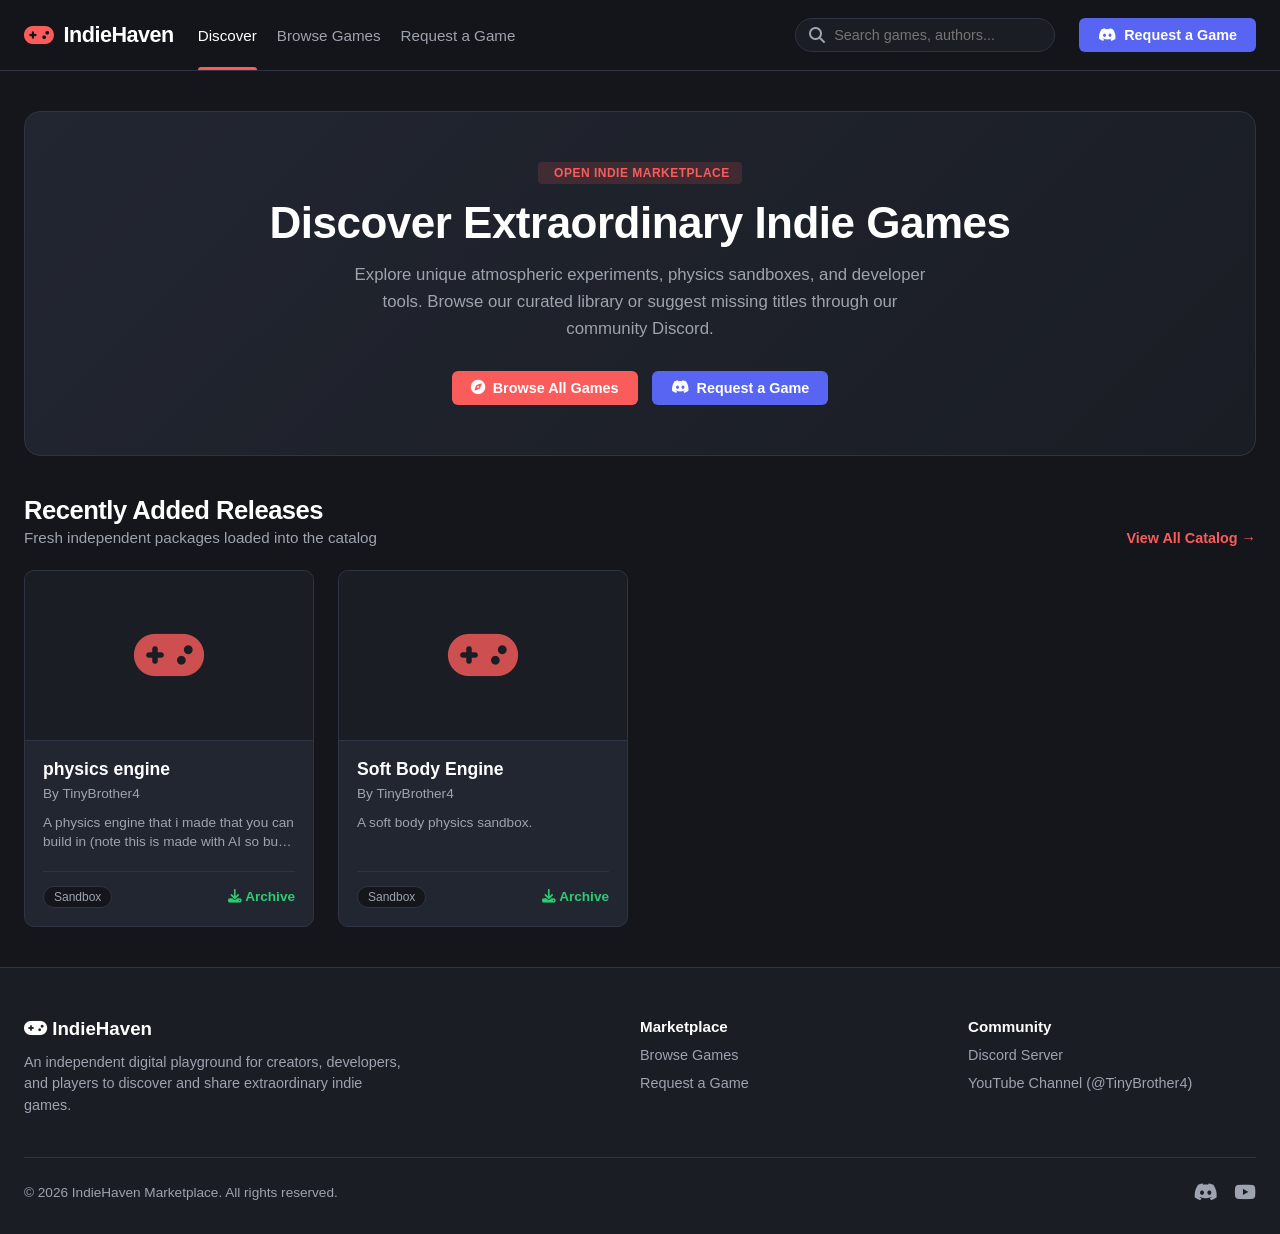
<file: index.html>
<!DOCTYPE html>
<html lang="en" data-theme="dark">
<head>
    <meta charset="UTF-8">
    <meta name="viewport" content="width=device-width, initial-scale=1.0">
    <title>IndieHaven — Independent Game Marketplace</title>
    <link rel="stylesheet" href="css/style.css">
    <link rel="stylesheet" href="css/components.css">
    <link rel="stylesheet" href="css/responsive.css">
    <link rel="stylesheet" href="https://cdnjs.cloudflare.com/ajax/libs/font-awesome/6.4.0/css/all.min.css">
</head>
<body>
    <nav id="navbar">
        <div class="nav-container">
            <div class="nav-left">
                <a href="index.html" class="nav-logo">
                    <i class="fa-solid fa-gamepad logo-icon"></i>
                    <span>IndieHaven</span>
                </a>
                <div class="nav-links">
                    <a href="index.html" class="nav-link active">Discover</a>
                    <a href="pages/browse.html" class="nav-link">Browse Games</a>
                    <a href="https://discord.gg/kdVEerSBRR" target="_blank" rel="noopener noreferrer" class="nav-link">Request a Game</a>
                </div>
            </div>
            <div class="nav-right">
                <div class="nav-search-wrapper">
                    <i class="fa-solid fa-search search-icon"></i>
                    <input type="text" id="globalSearchInput" placeholder="Search games, authors..." autocomplete="off">
                </div>
                <a href="https://discord.gg/kdVEerSBRR" target="_blank" rel="noopener noreferrer" class="btn discord-btn">
                    <i class="fa-brands fa-discord"></i> Request a Game
                </a>
            </div>
        </div>
    </nav>

    <main>
        <section class="marketplace-hero">
            <span class="hero-tag"><i class="fa-solid fa-sparkles"></i> Open Indie Marketplace</span>
            <h1>Discover Extraordinary Indie Games</h1>
            <p>Explore unique atmospheric experiments, physics sandboxes, and developer tools. Browse our curated library or suggest missing titles through our community Discord.</p>
            <div style="display: flex; justify-content: center; gap: 14px;">
                <a href="pages/browse.html" class="btn primary-btn"><i class="fa-solid fa-compass"></i> Browse All Games</a>
                <a href="https://discord.gg/kdVEerSBRR" target="_blank" rel="noopener noreferrer" class="btn discord-btn">
                    <i class="fa-brands fa-discord"></i> Request a Game
                </a>
            </div>
        </section>

        <section class="home-section">
            <div class="section-header">
                <div>
                    <h2>Recently Added Releases</h2>
                    <p>Fresh independent packages loaded into the catalog</p>
                </div>
                <a href="pages/browse.html" class="view-all-link">View All Catalog &rarr;</a>
            </div>
            <div id="homeRecentGrid" class="game-grid"></div>
        </section>
    </main>

    <footer id="siteFooter">
        <div class="footer-content">
            <div class="footer-brand">
                <h3><i class="fa-solid fa-gamepad"></i> IndieHaven</h3>
                <p>An independent digital playground for creators, developers, and players to discover and share extraordinary indie games.</p>
            </div>
            <div class="footer-links-group">
                <h4>Marketplace</h4>
                <a href="pages/browse.html">Browse Games</a>
                <a href="https://discord.gg/kdVEerSBRR" target="_blank" rel="noopener noreferrer">Request a Game</a>
            </div>
            <div class="footer-links-group">
                <h4>Community</h4>
                <a href="https://discord.gg/kdVEerSBRR" target="_blank" rel="noopener noreferrer">Discord Server</a>
                <a href="https://www.youtube.com/@TinyBrother4" target="_blank" rel="noopener noreferrer">YouTube Channel (@TinyBrother4)</a>
            </div>
        </div>
        <div class="footer-bottom">
            <p>&copy; 2026 IndieHaven Marketplace. All rights reserved.</p>
            <div class="footer-socials">
                <a href="https://discord.gg/kdVEerSBRR" target="_blank" rel="noopener noreferrer" title="Discord"><i class="fa-brands fa-discord"></i></a>
                <a href="https://www.youtube.com/@TinyBrother4" target="_blank" rel="noopener noreferrer" title="YouTube"><i class="fa-brands fa-youtube"></i></a>
            </div>
        </div>
    </footer>

    <script src="js/storage.js"></script>
    <script src="js/games.js"></script>
    <script src="js/search.js"></script>
    <script src="js/navigation.js"></script>
    <script src="js/main.js"></script>
</body>
</html>
</file>
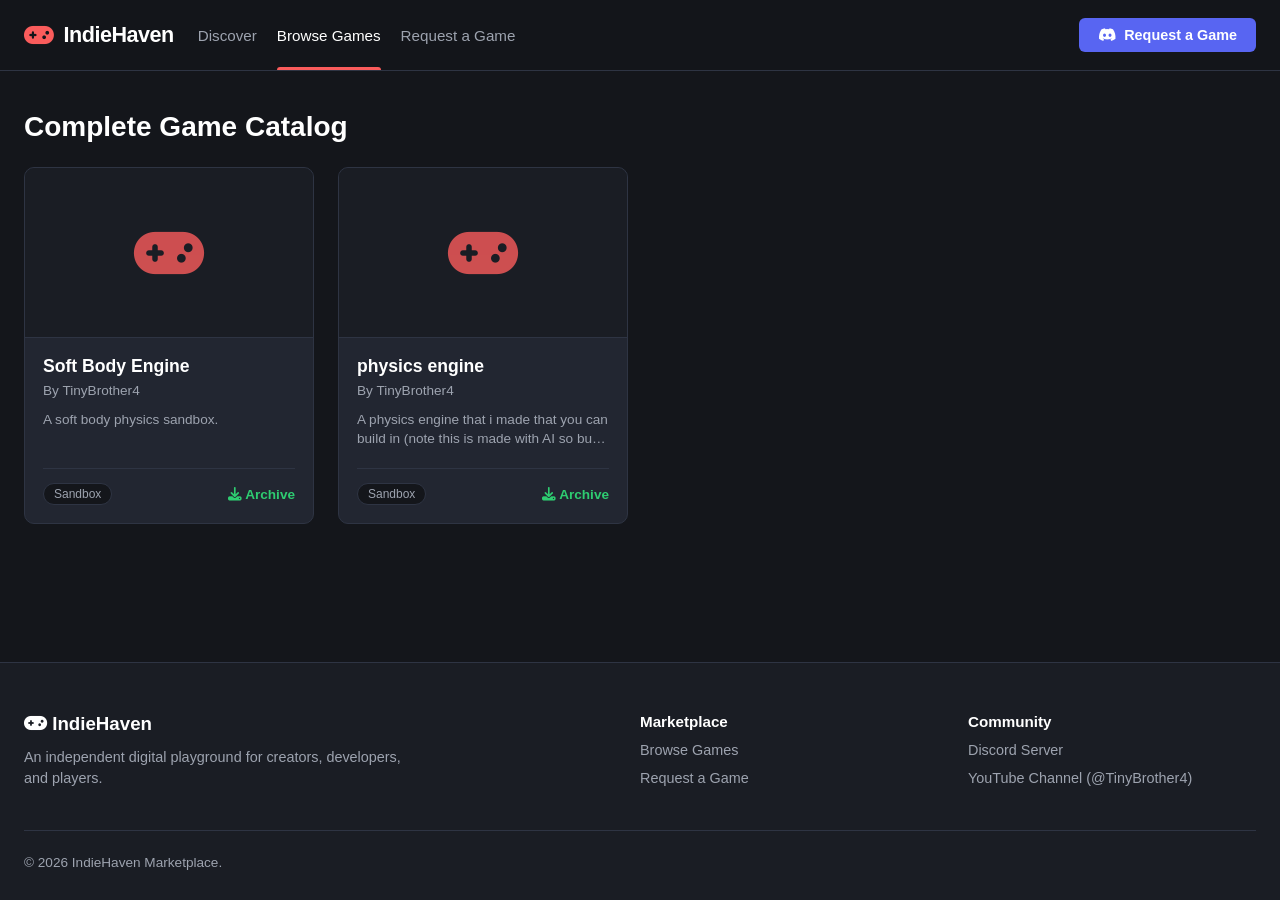
<file: pages/browse.html>
<!DOCTYPE html>
<html lang="en" data-theme="dark">
<head>
    <meta charset="UTF-8">
    <meta name="viewport" content="width=device-width, initial-scale=1.0">
    <title>Browse Games — IndieHaven</title>
    <link rel="stylesheet" href="../css/style.css">
    <link rel="stylesheet" href="../css/components.css">
    <link rel="stylesheet" href="https://cdnjs.cloudflare.com/ajax/libs/font-awesome/6.4.0/css/all.min.css">
</head>
<body>
    <nav id="navbar">
        <div class="nav-container">
            <div class="nav-left">
                <a href="../index.html" class="nav-logo">
                    <i class="fa-solid fa-gamepad logo-icon"></i>
                    <span>IndieHaven</span>
                </a>
                <div class="nav-links">
                    <a href="../index.html" class="nav-link">Discover</a>
                    <a href="browse.html" class="nav-link active">Browse Games</a>
                    <a href="https://discord.gg/kdVEerSBRR" target="_blank" rel="noopener noreferrer" class="nav-link">Request a Game</a>
                </div>
            </div>
            <div class="nav-right">
                <a href="https://discord.gg/kdVEerSBRR" target="_blank" rel="noopener noreferrer" class="btn discord-btn">
                    <i class="fa-brands fa-discord"></i> Request a Game
                </a>
            </div>
        </div>
    </nav>
    <main>
        <h2 style="font-size: 1.75rem; font-weight: 700; color: #fff; margin-bottom: 24px;">Complete Game Catalog</h2>
        <div id="browseGrid" class="game-grid"></div>
    </main>

    <footer id="siteFooter" style="margin-top: 60px;">
        <div class="footer-content">
            <div class="footer-brand">
                <h3><i class="fa-solid fa-gamepad"></i> IndieHaven</h3>
                <p>An independent digital playground for creators, developers, and players.</p>
            </div>
            <div class="footer-links-group">
                <h4>Marketplace</h4>
                <a href="browse.html">Browse Games</a>
                <a href="https://discord.gg/kdVEerSBRR" target="_blank" rel="noopener noreferrer">Request a Game</a>
            </div>
            <div class="footer-links-group">
                <h4>Community</h4>
                <a href="https://discord.gg/kdVEerSBRR" target="_blank" rel="noopener noreferrer">Discord Server</a>
                <a href="https://www.youtube.com/@TinyBrother4" target="_blank" rel="noopener noreferrer">YouTube Channel (@TinyBrother4)</a>
            </div>
        </div>
        <div class="footer-bottom">
            <p>&copy; 2026 IndieHaven Marketplace.</p>
        </div>
    </footer>

    <script src="../js/storage.js"></script>
    <script src="../js/games.js"></script>
    <script src="../js/search.js"></script>
    <script>
        document.addEventListener('DOMContentLoaded', async () => {
            const games = await GamesModule.fetchCatalog();
            const grid = document.getElementById('browseGrid');
            if (games.length > 0) {
                grid.innerHTML = games.map(g => GamesModule.createCardHTML(g)).join('');
            } else {
                grid.innerHTML = `
                    <div class="empty-state-card">
                        <i class="fa-solid fa-box-open"></i>
                        <h3>Catalog Sector Empty</h3>
                        <p>No games are registered in <code>games.json</code> yet.</p>
                        <a href="https://discord.gg/kdVEerSBRR" target="_blank" rel="noopener noreferrer" class="btn discord-btn" style="margin-top: 10px;">
                            <i class="fa-brands fa-discord"></i> Request a Game on Discord
                        </a>
                    </div>
                `;
            }
        });
    </script>
</body>
</html>
</file>
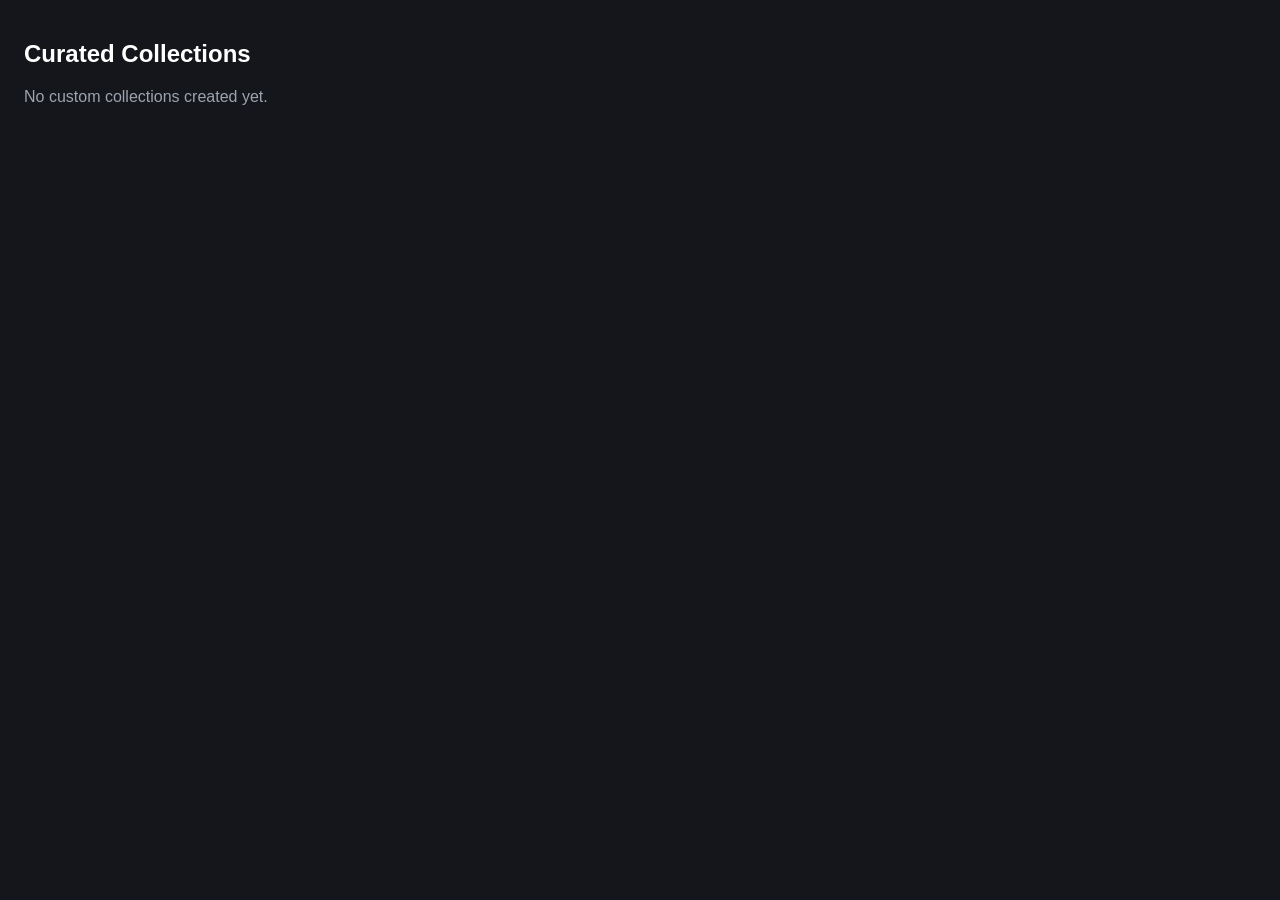
<file: pages/collections.html>
<!DOCTYPE html>
<html lang="en" data-theme="dark">
<head>
    <meta charset="UTF-8">
    <meta name="viewport" content="width=device-width, initial-scale=1.0">
    <title>Collections — IndieHaven</title>
    <link rel="stylesheet" href="../css/style.css">
    <link rel="stylesheet" href="../css/components.css">
</head>
<body>
    <main style="padding-top: 40px;">
        <h2>Curated Collections</h2>
        <div id="collectionsContainer" style="margin-top: 20px;"></div>
    </main>
    <script src="../js/storage.js"></script>
    <script src="../js/collections.js"></script>
    <script>
        document.addEventListener('DOMContentLoaded', () => CollectionsModule.render());
    </script>
</body>
</html>
</file>
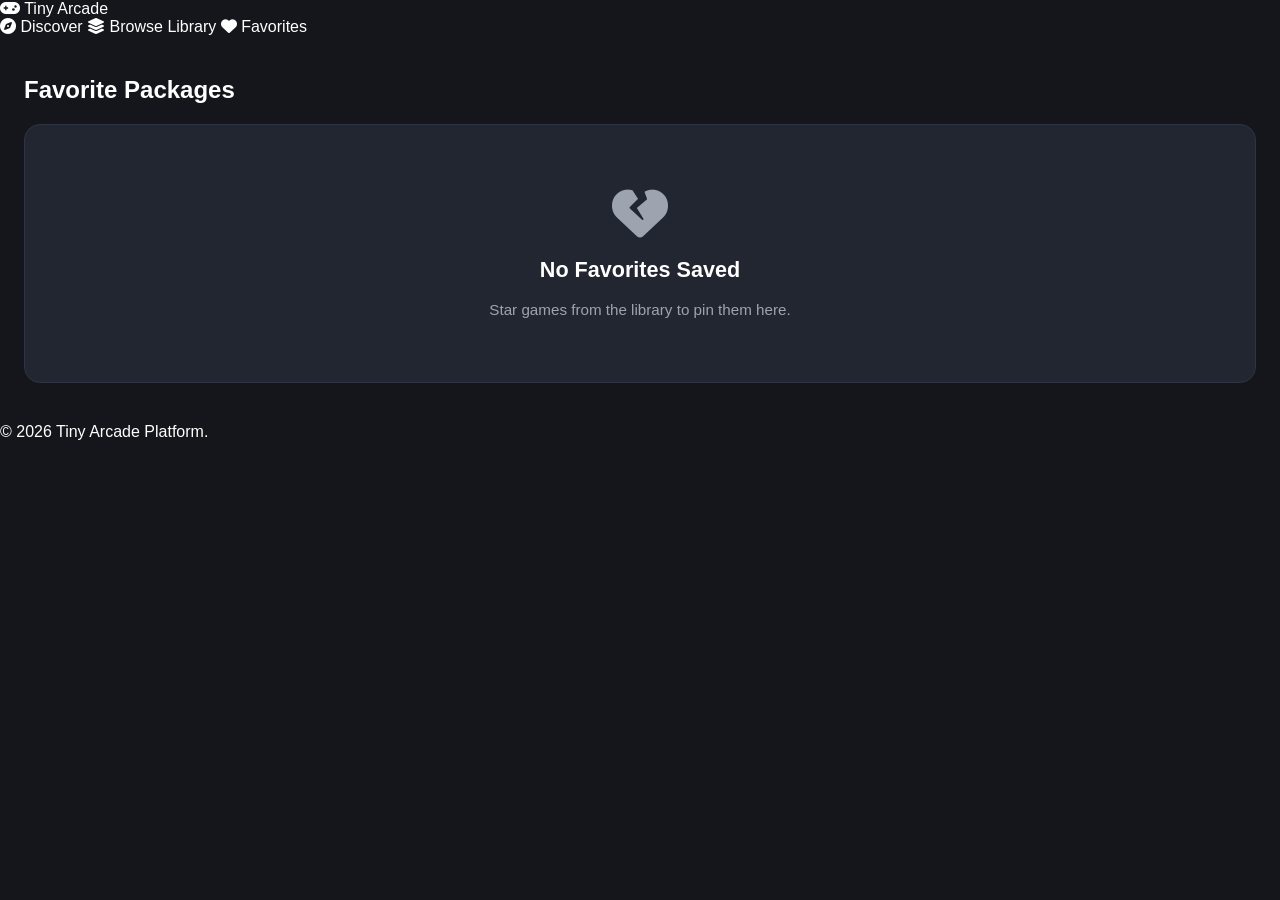
<file: pages/favorites.html>
<!DOCTYPE html>
<html lang="en" data-theme="dark">
<head>
    <meta charset="UTF-8">
    <meta name="viewport" content="width=device-width, initial-scale=1.0">
    <title>Favorites — Tiny Arcade</title>
    <link rel="stylesheet" href="../css/style.css">
    <link rel="stylesheet" href="../css/components.css">
    <link rel="stylesheet" href="https://cdnjs.cloudflare.com/ajax/libs/font-awesome/6.4.0/css/all.min.css">
</head>
<body>
    <div id="app-shell">
        <aside id="appSidebar" class="app-sidebar">
            <div class="sidebar-header">
                <i class="fa-solid fa-gamepad sidebar-logo-icon"></i>
                <span class="sidebar-title">Tiny Arcade</span>
            </div>
            <div class="sidebar-nav">
                <a href="../index.html" class="nav-item"><i class="fa-solid fa-compass"></i> Discover</a>
                <a href="browse.html" class="nav-item"><i class="fa-solid fa-layer-group"></i> Browse Library</a>
                <a href="favorites.html" class="nav-item active"><i class="fa-solid fa-heart"></i> Favorites</a>
            </div>
        </aside>

        <div class="app-main-wrapper">
            <header class="app-topbar">
                <button id="mobileMenuToggle" class="mobile-toggle"><i class="fa-solid fa-bars"></i></button>
            </header>
            <main>
                <h2 style="font-size: 1.5rem; font-weight: 700; color: #fff; margin-bottom: 20px;">Favorite Packages</h2>
                <div id="favoritesGrid" class="game-grid">
                    <div class="empty-state-card">
                        <i class="fa-solid fa-heart-crack"></i>
                        <h3>No Favorites Saved</h3>
                        <p>Star games from the library to pin them here.</p>
                    </div>
                </div>
            </main>
            <footer class="app-footer">
                <p>&copy; 2026 Tiny Arcade Platform.</p>
            </footer>
        </div>
    </div>
    <script src="../js/storage.js"></script>
    <script src="../js/navigation.js"></script>
</body>
</html>
</file>
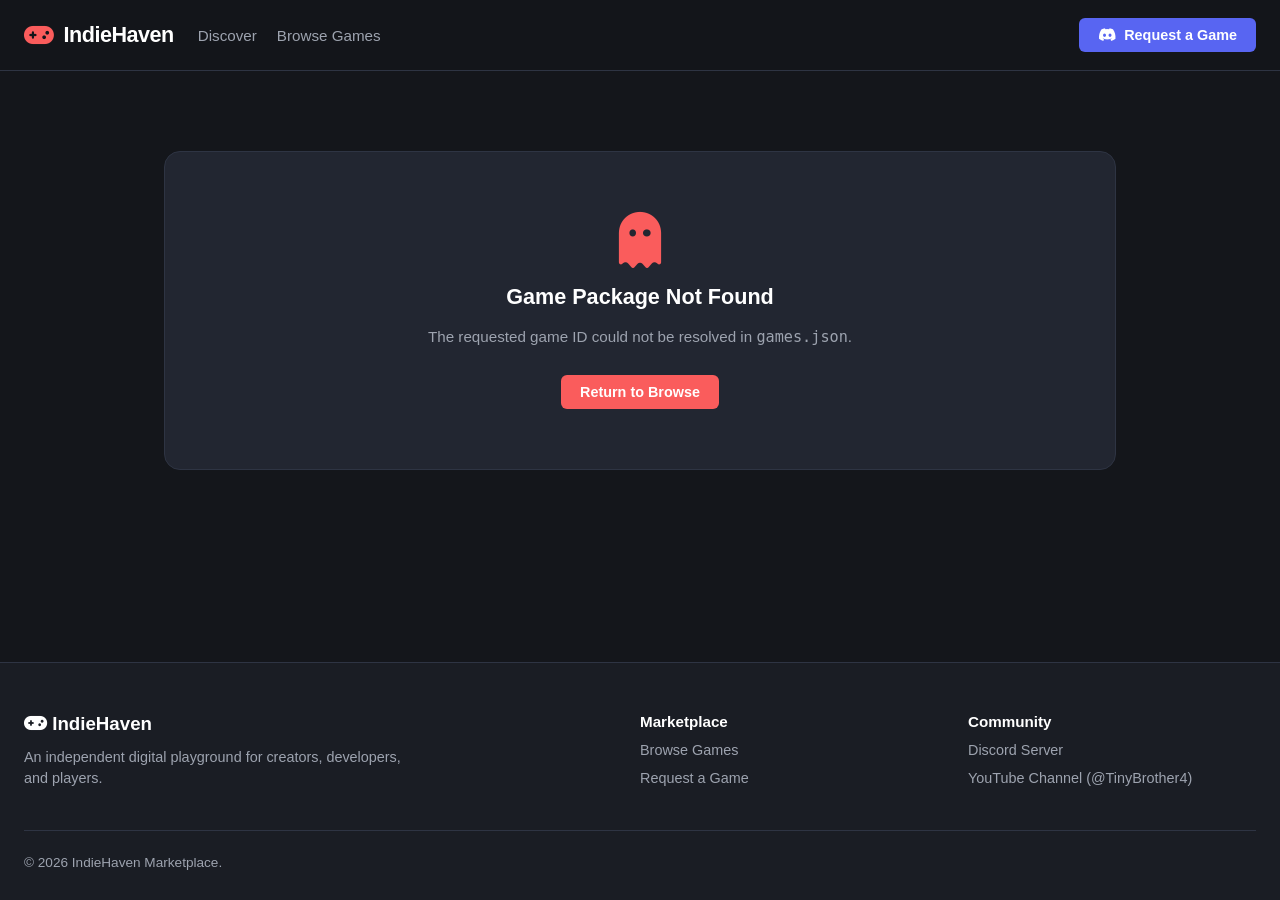
<file: pages/game.html>
<!DOCTYPE html>
<html lang="en" data-theme="dark">
<head>
    <meta charset="UTF-8">
    <meta name="viewport" content="width=device-width, initial-scale=1.0">
    <title>Game Details — IndieHaven</title>
    <link rel="stylesheet" href="../css/style.css">
    <link rel="stylesheet" href="../css/components.css">
    <link rel="stylesheet" href="https://cdnjs.cloudflare.com/ajax/libs/font-awesome/6.4.0/css/all.min.css">
</head>
<body>
    <nav id="navbar">
        <div class="nav-container">
            <div class="nav-left">
                <a href="../index.html" class="nav-logo">
                    <i class="fa-solid fa-gamepad logo-icon"></i>
                    <span>IndieHaven</span>
                </a>
                <div class="nav-links">
                    <a href="../index.html" class="nav-link">Discover</a>
                    <a href="browse.html" class="nav-link">Browse Games</a>
                </div>
            </div>
            <div class="nav-right">
                <a href="https://discord.gg/kdVEerSBRR" target="_blank" rel="noopener noreferrer" class="btn discord-btn">
                    <i class="fa-brands fa-discord"></i> Request a Game
                </a>
            </div>
        </div>
    </nav>

    <main id="gameDetailMain" style="max-width: 1000px;">
        <!-- Dynamically loaded -->
    </main>

    <footer id="siteFooter" style="margin-top: 60px;">
        <div class="footer-content">
            <div class="footer-brand">
                <h3><i class="fa-solid fa-gamepad"></i> IndieHaven</h3>
                <p>An independent digital playground for creators, developers, and players.</p>
            </div>
            <div class="footer-links-group">
                <h4>Marketplace</h4>
                <a href="browse.html">Browse Games</a>
                <a href="https://discord.gg/kdVEerSBRR" target="_blank" rel="noopener noreferrer">Request a Game</a>
            </div>
            <div class="footer-links-group">
                <h4>Community</h4>
                <a href="https://discord.gg/kdVEerSBRR" target="_blank" rel="noopener noreferrer">Discord Server</a>
                <a href="https://www.youtube.com/@TinyBrother4" target="_blank" rel="noopener noreferrer">YouTube Channel (@TinyBrother4)</a>
            </div>
        </div>
        <div class="footer-bottom">
            <p>&copy; 2026 IndieHaven Marketplace.</p>
        </div>
    </footer>

    <script src="../js/storage.js"></script>
    <script src="../js/games.js"></script>
    <script src="../js/search.js"></script>
    <script>
        document.addEventListener('DOMContentLoaded', async () => {
            const params = new URLSearchParams(window.location.search);
            const gameId = params.get('id');
            const main = document.getElementById('gameDetailMain');

            const games = await GamesModule.fetchCatalog();
            const game = games.find(g => g.id === gameId);

            if (!game) {
                main.innerHTML = `
                    <div class="empty-state-card" style="margin-top: 40px;">
                        <i class="fa-solid fa-ghost" style="font-size: 3.5rem; color: var(--accent-main);"></i>
                        <h3>Game Package Not Found</h3>
                        <p>The requested game ID could not be resolved in <code>games.json</code>.</p>
                        <a href="browse.html" class="btn primary-btn" style="margin-top: 10px;">Return to Browse</a>
                    </div>
                `;
                return;
            }

            // Checks if the download path is an external link (like Google Drive) or a local repository path
            const rawDownload = game.download || '';
            const downloadPath = rawDownload.startsWith('http') ? rawDownload : GamesModule.getAssetPath(rawDownload);
            const isExternal = rawDownload.startsWith('http');
            const fullDescHTML = GamesModule.formatDescription(game.desc);

            main.innerHTML = `
                <div style="background: var(--card-bg); border: 1px solid var(--border-color); padding: 45px; border-radius: var(--radius-lg); display: grid; grid-template-columns: 2fr 1fr; gap: 30px;">
                    <div>
                        <span class="genre-pill">${game.genre}</span>
                        <h1 style="font-size: 2.5rem; font-weight: 800; color: #fff; margin: 12px 0;">${game.title}</h1>
                        <p style="color: var(--text-secondary); margin-bottom: 20px;">Created by <strong>${game.author}</strong> &bull; Added: ${game.added}</p>
                        
                        <div class="game-full-description" style="color: var(--text-secondary); margin-bottom: 30px; font-size: 1.05rem;">
                            ${fullDescHTML}
                        </div>
                        
                        <div style="display: flex; gap: 12px;">
                            <a href="${downloadPath}" ${isExternal ? 'target="_blank" rel="noopener noreferrer"' : 'download'} class="btn primary-btn" style="padding: 12px 24px; font-size: 1rem;">
                                <i class="fa-solid fa-download"></i> Download Game Build
                            </a>
                        </div>
                    </div>
                    <div style="background: var(--bg-secondary); border: 1px solid var(--border-color); border-radius: var(--radius-md); display: flex; flex-direction: column; align-items: center; justify-content: center; padding: 30px; text-align: center;">
                        <i class="fa-solid ${isExternal ? 'fa-brands fa-google-drive' : 'fa-file-zipper'}" style="font-size: 4.5rem; color: var(--accent-main); margin-bottom: 16px;"></i>
                        <h3 style="font-size: 1.1rem; color: #fff; margin-bottom: 6px;">${isExternal ? 'External Host' : 'Repository Package'}</h3>
                        <p style="color: var(--text-secondary); font-size: 0.8rem; word-break: break-all;">${game.download}</p>
                    </div>
                </div>

                <!-- Conditional Community Comments GUI Container -->
                <div id="commentsWrapper"></div>
            `;

            if (game.comments === true) {
                const commentsWrapper = document.getElementById('commentsWrapper');
                commentsWrapper.innerHTML = `
                    <div class="comments-section-container">
                        <div class="comments-gui-header">
                            <div class="comments-title-area">
                                <i class="fa-solid fa-comments"></i>
                                <h2>Community Comments</h2>
                            </div>
                            <p class="comments-subtitle">
                                Join the discussion and share your feedback for <strong>${game.title}</strong>. Powered by GitHub Issues.
                            </p>
                        </div>
                        
                        <div id="comments-loading" class="comments-loading-state">
                            <i class="fa-solid fa-spinner fa-spin"></i>
                            <span>Loading community discussion...</span>
                        </div>

                        <div id="utterances-container"></div>

                        <div id="comments-error" class="comments-error-state hidden">
                            <i class="fa-solid fa-triangle-exclamation"></i>
                            <span>Unable to load community comments. Please check your GitHub repository connection or ad blocker settings.</span>
                        </div>
                    </div>
                `;

                const utterancesScript = document.createElement('script');
                utterancesScript.src = 'https://utteranc.es/client.js';
                utterancesScript.async = true;
                utterancesScript.crossOrigin = 'anonymous';
                
                utterancesScript.setAttribute('repo', 'TinyBrother4-1/IndieHaven'); 
                utterancesScript.setAttribute('issue-term', `game-${game.id}`);
                utterancesScript.setAttribute('label', 'game-discussion');
                utterancesScript.setAttribute('theme', 'github-dark');

                const container = document.getElementById('utterances-container');
                const loadingState = document.getElementById('comments-loading');
                const errorState = document.getElementById('comments-error');

                if (container) {
                    container.appendChild(utterancesScript);

                    utterancesScript.onload = () => {
                        const checkIframe = setInterval(() => {
                            const iframe = container.querySelector('iframe');
                            if (iframe) {
                                clearInterval(checkIframe);
                                if (loadingState) loadingState.style.display = 'none';
                            }
                        }, 250);

                        setTimeout(() => {
                            if (loadingState && loadingState.style.display !== 'none') {
                                loadingState.style.display = 'none';
                            }
                        }, 6000);
                    };

                    utterancesScript.onerror = () => {
                        if (loadingState) loadingState.style.display = 'none';
                        if (errorState) errorState.classList.remove('hidden');
                    };
                }
            }
        });
    </script>
</body>
</html>
</file>
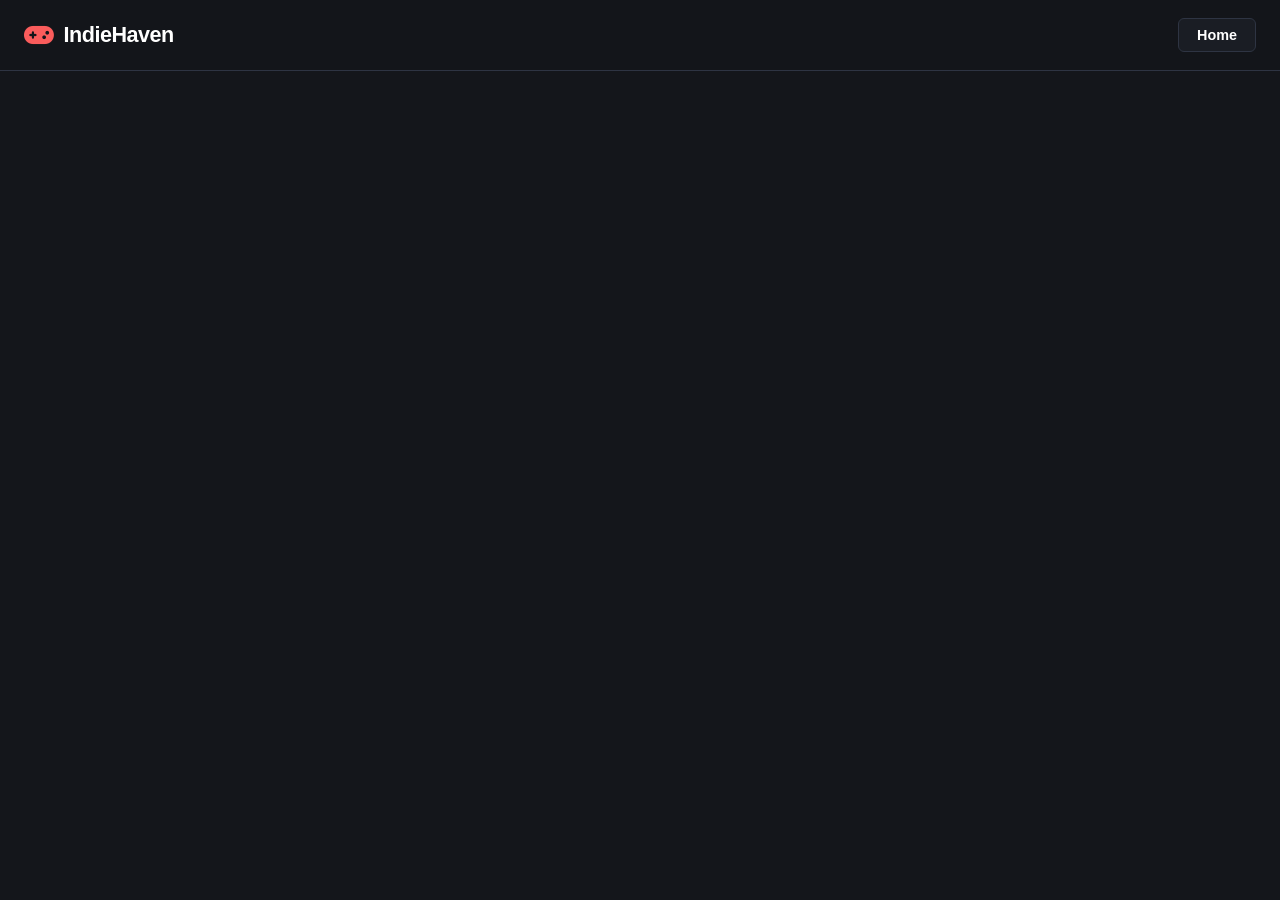
<file: pages/profile.html>
<!DOCTYPE html>
<html lang="en" data-theme="dark">
<head>
    <meta charset="UTF-8">
    <meta name="viewport" content="width=device-width, initial-scale=1.0">
    <title>Developer Profile — IndieHaven</title>
    <link rel="stylesheet" href="../css/style.css">
    <link rel="stylesheet" href="../css/components.css">
    <link rel="stylesheet" href="https://cdnjs.cloudflare.com/ajax/libs/font-awesome/6.4.0/css/all.min.css">
</head>
<body>
    <nav id="navbar">
        <div class="nav-container">
            <div class="nav-left">
                <a href="../index.html" class="nav-logo">
                    <i class="fa-solid fa-gamepad logo-icon"></i>
                    <span>IndieHaven</span>
                </a>
            </div>
            <div class="nav-right">
                <a href="../index.html" class="btn secondary-btn">Home</a>
            </div>
        </div>
    </nav>
    <main id="profileContainer" style="padding-top: 40px;"></main>
    <script src="../js/storage.js"></script>
    <script src="../js/games.js"></script>
    <script src="../js/profiles.js"></script>
    <script>
        document.addEventListener('DOMContentLoaded', () => ProfileModule.render());
    </script>
</body>
</html>
</file>
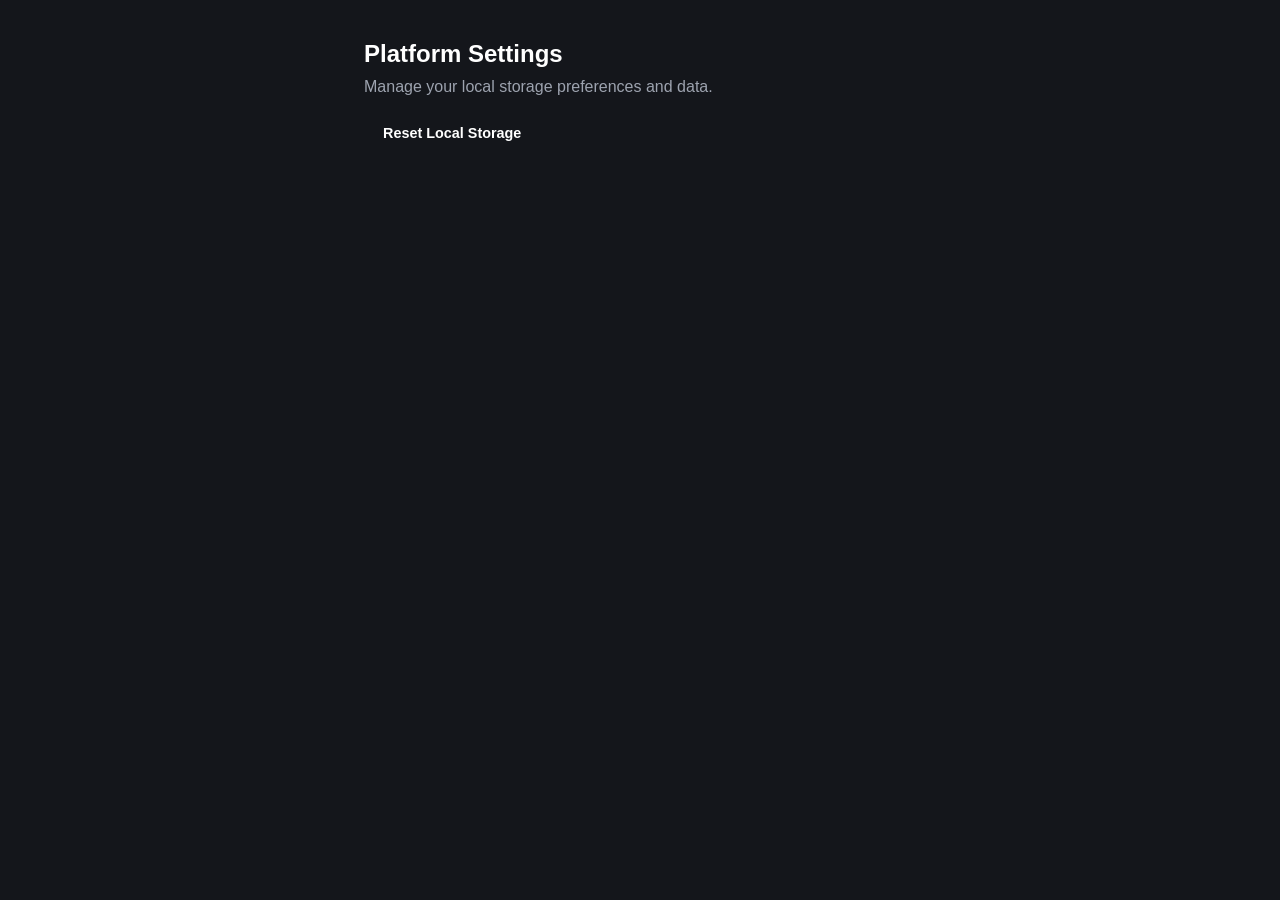
<file: pages/settings.html>
<!DOCTYPE html>
<html lang="en" data-theme="dark">
<head>
    <meta charset="UTF-8">
    <meta name="viewport" content="width=device-width, initial-scale=1.0">
    <title>Settings — IndieHaven</title>
    <link rel="stylesheet" href="../css/style.css">
</head>
<body>
    <main style="max-width: 600px; padding-top: 40px;">
        <h2>Platform Settings</h2>
        <p style="color: var(--text-secondary); margin-top: 10px;">Manage your local storage preferences and data.</p>
        <button onclick="localStorage.clear(); alert('Local storage cleared!'); window.location.reload();" class="btn primary-btn" style="margin-top: 20px; background-color: var(--danger);">Reset Local Storage</button>
    </main>
</body>
</html>
</file>
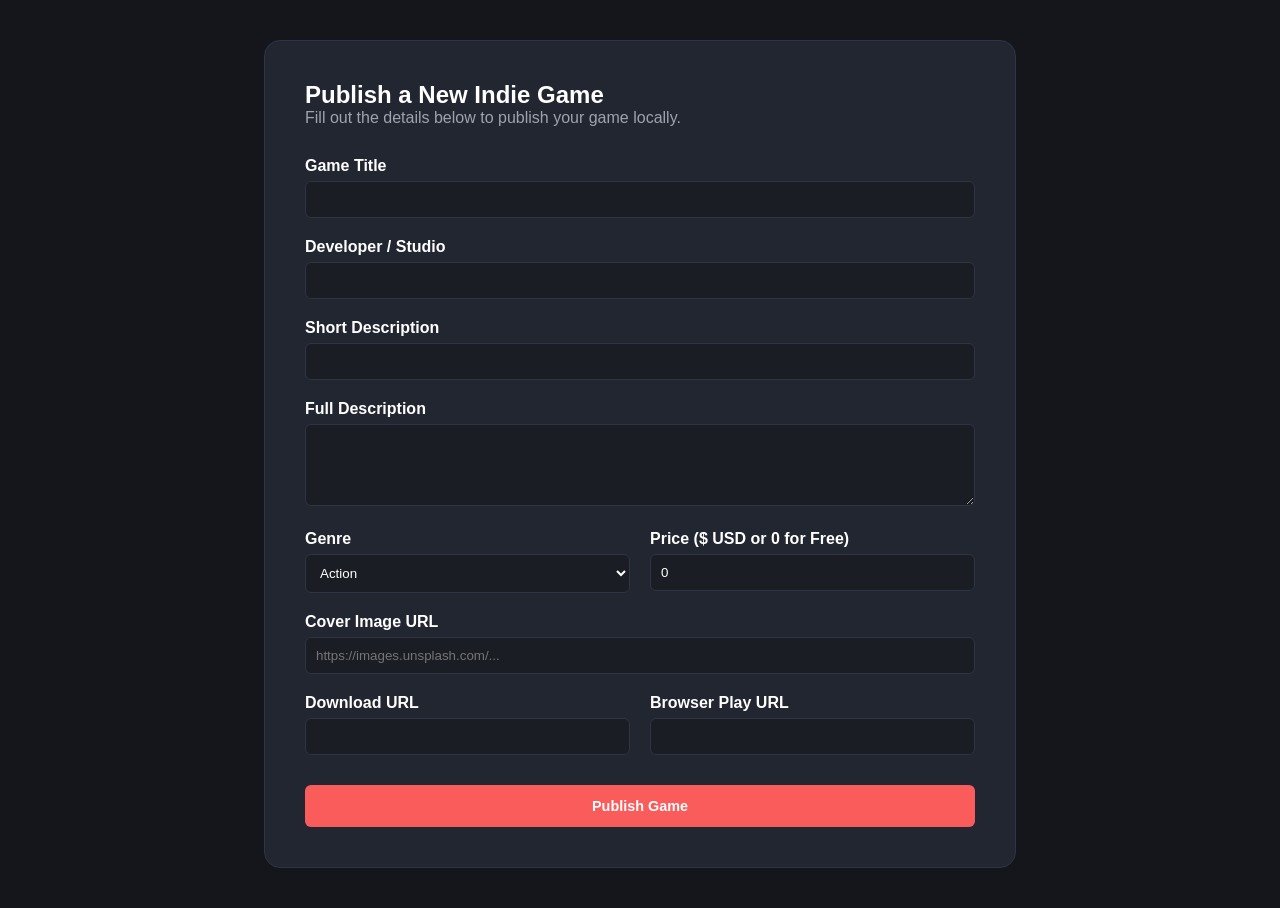
<file: pages/upload.html>
<!DOCTYPE html>
<html lang="en" data-theme="dark">
<head>
    <meta charset="UTF-8">
    <meta name="viewport" content="width=device-width, initial-scale=1.0">
    <title>Upload Game — IndieHaven</title>
    <link rel="stylesheet" href="../css/style.css">
    <link rel="stylesheet" href="../css/components.css">
    <link rel="stylesheet" href="https://cdnjs.cloudflare.com/ajax/libs/font-awesome/6.4.0/css/all.min.css">
</head>
<body>
    <main style="max-width: 800px; padding-top: 40px;">
        <div style="background: var(--card-bg); border: 1px solid var(--border-color); padding: 40px; border-radius: var(--radius-lg);">
            <h2>Publish a New Indie Game</h2>
            <p style="color: var(--text-secondary); margin-bottom: 30px;">Fill out the details below to publish your game locally.</p>
            <form id="uploadGameForm" style="display: flex; flex-direction: column; gap: 20px;">
                <div>
                    <label style="display: block; font-weight: 600; margin-bottom: 6px;">Game Title</label>
                    <input type="text" id="gameTitleInput" required style="width: 100%; background: var(--bg-secondary); border: 1px solid var(--border-color); padding: 10px; color: #fff; border-radius: 6px;">
                </div>
                <div>
                    <label style="display: block; font-weight: 600; margin-bottom: 6px;">Developer / Studio</label>
                    <input type="text" id="gameDevInput" required style="width: 100%; background: var(--bg-secondary); border: 1px solid var(--border-color); padding: 10px; color: #fff; border-radius: 6px;">
                </div>
                <div>
                    <label style="display: block; font-weight: 600; margin-bottom: 6px;">Short Description</label>
                    <input type="text" id="gameDescInput" required style="width: 100%; background: var(--bg-secondary); border: 1px solid var(--border-color); padding: 10px; color: #fff; border-radius: 6px;">
                </div>
                <div>
                    <label style="display: block; font-weight: 600; margin-bottom: 6px;">Full Description</label>
                    <textarea id="gameFullDescInput" rows="4" style="width: 100%; background: var(--bg-secondary); border: 1px solid var(--border-color); padding: 10px; color: #fff; border-radius: 6px;"></textarea>
                </div>
                <div style="display: grid; grid-template-columns: 1fr 1fr; gap: 20px;">
                    <div>
                        <label style="display: block; font-weight: 600; margin-bottom: 6px;">Genre</label>
                        <select id="gameGenreSelect" style="width: 100%; background: var(--bg-secondary); border: 1px solid var(--border-color); padding: 10px; color: #fff; border-radius: 6px;">
                            <option value="Action">Action</option>
                            <option value="Adventure">Adventure</option>
                            <option value="Horror">Horror</option>
                            <option value="Simulation">Simulation</option>
                            <option value="Puzzle">Puzzle</option>
                            <option value="Sandbox">Sandbox</option>
                        </select>
                    </div>
                    <div>
                        <label style="display: block; font-weight: 600; margin-bottom: 6px;">Price ($ USD or 0 for Free)</label>
                        <input type="number" id="gamePriceInput" value="0" step="0.01" style="width: 100%; background: var(--bg-secondary); border: 1px solid var(--border-color); padding: 10px; color: #fff; border-radius: 6px;">
                    </div>
                </div>
                <div>
                    <label style="display: block; font-weight: 600; margin-bottom: 6px;">Cover Image URL</label>
                    <input type="url" id="gameCoverUrl" placeholder="https://images.unsplash.com/..." required style="width: 100%; background: var(--bg-secondary); border: 1px solid var(--border-color); padding: 10px; color: #fff; border-radius: 6px;">
                </div>
                <div style="display: grid; grid-template-columns: 1fr 1fr; gap: 20px;">
                    <div>
                        <label style="display: block; font-weight: 600; margin-bottom: 6px;">Download URL</label>
                        <input type="url" id="gameDownloadUrl" style="width: 100%; background: var(--bg-secondary); border: 1px solid var(--border-color); padding: 10px; color: #fff; border-radius: 6px;">
                    </div>
                    <div>
                        <label style="display: block; font-weight: 600; margin-bottom: 6px;">Browser Play URL</label>
                        <input type="url" id="gamePlayUrl" style="width: 100%; background: var(--bg-secondary); border: 1px solid var(--border-color); padding: 10px; color: #fff; border-radius: 6px;">
                    </div>
                </div>
                <button type="submit" class="btn primary-btn" style="padding: 12px; margin-top: 10px;">Publish Game</button>
            </form>
        </div>
    </main>
    <script src="../js/storage.js"></script>
    <script src="../js/upload.js"></script>
    <script>
        document.addEventListener('DOMContentLoaded', () => UploadModule.initWizard());
    </script>
</body>
</html>
</file>
<file: css/style.css>
:root {
    --bg-main: #14161b;
    --bg-secondary: #1a1d24;
    --card-bg: #222631;
    --card-hover: #2a2f3d;
    --accent-main: #fa5c5c;
    --accent-hover: #e04848;
    --accent-secondary: #f5b85c;
    --text-main: #ffffff;
    --text-secondary: #9da3af;
    --border-color: #2e3443;
    --success: #2ecc71;
    --radius-sm: 6px;
    --radius-md: 10px;
    --radius-lg: 16px;
    --transition: all 0.2s cubic-bezier(0.4, 0, 0.2, 1);
}

* {
    box-sizing: border-box;
    margin: 0;
    padding: 0;
}

body {
    font-family: 'Inter', -apple-system, BlinkMacSystemFont, "Segoe UI", Roboto, sans-serif;
    background-color: var(--bg-main);
    color: var(--text-main);
    min-height: 100vh;
    display: flex;
    flex-direction: column;
}

a {
    color: inherit;
    text-decoration: none;
}

#navbar {
    position: sticky;
    top: 0;
    z-index: 1000;
    background-color: rgba(20, 22, 27, 0.92);
    backdrop-filter: blur(12px);
    border-bottom: 1px solid var(--border-color);
    width: 100%;
}

.nav-container {
    max-width: 1400px;
    margin: 0 auto;
    padding: 0 24px;
    height: 70px;
    display: flex;
    align-items: center;
    justify-content: space-between;
}

.nav-left, .nav-right {
    display: flex;
    align-items: center;
    gap: 24px;
    height: 100%;
}

.nav-logo {
    display: flex;
    align-items: center;
    gap: 10px;
    font-weight: 800;
    font-size: 1.35rem;
    color: #fff;
    letter-spacing: -0.5px;
}

.logo-icon {
    color: var(--accent-main);
    font-size: 1.5rem;
}

.nav-links {
    display: flex;
    gap: 20px;
    height: 100%;
    align-items: center;
}

.nav-link {
    color: var(--text-secondary);
    font-weight: 500;
    font-size: 0.95rem;
    transition: var(--transition);
    display: flex;
    align-items: center;
    height: 100%;
    position: relative;
}

.nav-link:hover, .nav-link.active {
    color: var(--text-main);
}

.nav-link.active::after {
    content: '';
    position: absolute;
    bottom: 0;
    left: 0;
    width: 100%;
    height: 3px;
    background-color: var(--accent-main);
    border-radius: 3px 3px 0 0;
}

.nav-search-wrapper {
    position: relative;
    width: 260px;
}

.nav-search-wrapper input {
    width: 100%;
    background-color: var(--bg-secondary);
    border: 1px solid var(--border-color);
    border-radius: 20px;
    padding: 8px 16px 8px 38px;
    color: var(--text-main);
    font-size: 0.9rem;
    transition: var(--transition);
}

.nav-search-wrapper input:focus {
    outline: none;
    border-color: var(--accent-main);
    box-shadow: 0 0 0 3px rgba(250, 92, 92, 0.15);
}

.search-icon {
    position: absolute;
    left: 14px;
    top: 50%;
    transform: translateY(-50%);
    color: var(--text-secondary);
}

.btn {
    display: inline-flex;
    align-items: center;
    justify-content: center;
    gap: 8px;
    padding: 8px 18px;
    border-radius: var(--radius-sm);
    font-weight: 600;
    font-size: 0.9rem;
    cursor: pointer;
    border: 1px solid transparent;
    transition: var(--transition);
}

.primary-btn {
    background-color: var(--accent-main);
    color: #fff;
}

.primary-btn:hover {
    background-color: var(--accent-hover);
    transform: translateY(-1px);
}

.secondary-btn {
    background-color: var(--bg-secondary);
    border-color: var(--border-color);
    color: var(--text-main);
}

.secondary-btn:hover {
    background-color: var(--card-bg);
    border-color: var(--text-secondary);
}

.discord-btn {
    background-color: #5865F2 !important;
    color: #fff !important;
}

.discord-btn:hover {
    background-color: #4752C4 !important;
}

main {
    flex: 1;
    max-width: 1400px;
    width: 100%;
    margin: 0 auto;
    padding: 40px 24px;
}

#siteFooter {
    background-color: var(--bg-secondary);
    border-top: 1px solid var(--border-color);
    padding: 50px 24px 30px;
    margin-top: auto;
}

.footer-content {
    max-width: 1400px;
    margin: 0 auto;
    display: grid;
    grid-template-columns: 2fr 1fr 1fr;
    gap: 40px;
    margin-bottom: 40px;
}

.footer-brand p {
    color: var(--text-secondary);
    margin-top: 12px;
    font-size: 0.9rem;
    line-height: 1.5;
    max-width: 380px;
}

.footer-links-group {
    display: flex;
    flex-direction: column;
    gap: 12px;
}

.footer-links-group h4 {
    font-size: 0.95rem;
    color: #fff;
}

.footer-links-group a {
    color: var(--text-secondary);
    font-size: 0.9rem;
}

.footer-links-group a:hover {
    color: var(--text-main);
}

.footer-bottom {
    max-width: 1400px;
    margin: 0 auto;
    border-top: 1px solid var(--border-color);
    padding-top: 24px;
    display: flex;
    justify-content: space-between;
    align-items: center;
    color: var(--text-secondary);
    font-size: 0.85rem;
}

.footer-socials {
    display: flex;
    gap: 16px;
    font-size: 1.2rem;
}

.mobile-toggle {
    display: none;
    background: none;
    border: none;
    color: var(--text-main);
    font-size: 1.4rem;
    cursor: pointer;
}
</file>
<file: css/components.css>
.marketplace-hero {
    background: linear-gradient(135deg, var(--card-bg), var(--bg-secondary));
    border: 1px solid var(--border-color);
    border-radius: var(--radius-lg);
    padding: 50px;
    margin-bottom: 40px;
    text-align: center;
    position: relative;
    overflow: hidden;
}

.marketplace-hero h1 {
    font-size: 2.75rem;
    font-weight: 800;
    margin: 14px 0;
    color: #fff;
    letter-spacing: -0.5px;
}

.marketplace-hero p {
    color: var(--text-secondary);
    max-width: 600px;
    margin: 0 auto 28px;
    line-height: 1.6;
    font-size: 1.05rem;
}

.hero-tag {
    display: inline-block;
    background-color: rgba(250, 92, 92, 0.15);
    color: var(--accent-main);
    font-size: 0.75rem;
    font-weight: 700;
    text-transform: uppercase;
    letter-spacing: 0.5px;
    padding: 4px 12px;
    border-radius: 4px;
}

.section-header {
    display: flex;
    justify-content: space-between;
    align-items: flex-end;
    margin-bottom: 24px;
    margin-top: 40px;
}

.section-header h2 {
    font-size: 1.6rem;
    font-weight: 700;
    color: #fff;
    letter-spacing: -0.5px;
}

.section-header p {
    color: var(--text-secondary);
    font-size: 0.95rem;
    margin-top: 4px;
}

.view-all-link {
    color: var(--accent-main);
    font-weight: 600;
    font-size: 0.9rem;
    display: inline-flex;
    align-items: center;
    gap: 6px;
}

.view-all-link:hover {
    text-decoration: underline;
}

.game-grid {
    display: grid;
    grid-template-columns: repeat(auto-fill, minmax(280px, 1fr));
    gap: 24px;
}

.game-card {
    background-color: var(--card-bg);
    border: 1px solid var(--border-color);
    border-radius: var(--radius-md);
    overflow: hidden;
    display: flex;
    flex-direction: column;
    transition: var(--transition);
    cursor: pointer;
}

.game-card:hover {
    transform: translateY(-6px);
    border-color: var(--accent-main);
    box-shadow: 0 12px 30px rgba(0,0,0,0.4);
}

.game-card-thumb {
    height: 170px;
    background-color: var(--bg-secondary);
    display: flex;
    align-items: center;
    justify-content: center;
    border-bottom: 1px solid var(--border-color);
}

.game-card-thumb i {
    font-size: 3.5rem;
    color: var(--accent-main);
    opacity: 0.8;
}

.game-card-body {
    padding: 18px;
    display: flex;
    flex-direction: column;
    flex: 1;
    gap: 6px;
}

.game-card-title {
    font-size: 1.1rem;
    font-weight: 700;
    color: #fff;
}

.game-card-author {
    font-size: 0.85rem;
    color: var(--text-secondary);
}

.game-card-desc {
    font-size: 0.85rem;
    color: var(--text-secondary);
    display: -webkit-box;
    -webkit-line-clamp: 2;
    -webkit-box-orient: vertical;
    overflow: hidden;
    margin-top: 6px;
    flex: 1;
    line-height: 1.4;
}

.game-card-footer {
    display: flex;
    justify-content: space-between;
    align-items: center;
    border-top: 1px solid var(--border-color);
    padding-top: 14px;
    margin-top: 14px;
}

.genre-pill {
    font-size: 0.75rem;
    background-color: var(--bg-main);
    border: 1px solid var(--border-color);
    padding: 3px 10px;
    border-radius: 20px;
    color: var(--text-secondary);
    font-weight: 500;
}

.empty-state-card {
    grid-column: 1 / -1;
    background-color: var(--card-bg);
    border: 1px solid var(--border-color);
    border-radius: var(--radius-lg);
    padding: 60px;
    text-align: center;
    display: flex;
    flex-direction: column;
    align-items: center;
    gap: 16px;
}

.empty-state-card i {
    font-size: 3.5rem;
    color: var(--text-secondary);
}

.empty-state-card h3 {
    font-size: 1.35rem;
    color: #fff;
}

.empty-state-card p {
    color: var(--text-secondary);
    max-width: 450px;
    font-size: 0.95rem;
    line-height: 1.5;
}

/* Description Formatting */
.game-full-description .game-desc-paragraph {
    margin-bottom: 14px;
    line-height: 1.6;
}

.game-full-description .game-desc-heading {
    color: #fff;
    font-size: 1.2rem;
    font-weight: 700;
    margin: 22px 0 10px 0;
    border-bottom: 1px solid var(--border-color);
    padding-bottom: 6px;
}

.game-full-description .game-desc-list {
    margin: 10px 0 18px 20px;
    line-height: 1.6;
}

.game-full-description .game-desc-list li {
    margin-bottom: 6px;
}

/* Comments GUI */
.comments-section-container {
    background-color: var(--card-bg);
    border: 1px solid var(--border-color);
    border-radius: var(--radius-lg);
    padding: 35px;
    margin-top: 50px;
}

.comments-gui-header {
    border-bottom: 1px solid var(--border-color);
    padding-bottom: 20px;
    margin-bottom: 24px;
}

.comments-title-area {
    display: flex;
    align-items: center;
    gap: 12px;
    margin-bottom: 8px;
}

.comments-title-area i {
    font-size: 1.5rem;
    color: var(--accent-main);
}

.comments-title-area h2 {
    font-size: 1.5rem;
    font-weight: 700;
    color: #fff;
    letter-spacing: -0.5px;
}

.comments-subtitle {
    color: var(--text-secondary);
    font-size: 0.95rem;
    line-height: 1.5;
}

.comments-loading-state {
    display: flex;
    align-items: center;
    gap: 12px;
    color: var(--text-secondary);
    padding: 30px 0;
    font-size: 0.95rem;
}

.comments-loading-state i {
    color: var(--accent-main);
    font-size: 1.2rem;
}

.comments-error-state {
    background: rgba(231, 76, 60, 0.1);
    border: 1px solid rgba(231, 76, 60, 0.3);
    color: #e74c3c;
    padding: 16px 20px;
    border-radius: var(--radius-sm);
    display: flex;
    align-items: center;
    gap: 12px;
    font-size: 0.9rem;
    margin-top: 16px;
}

.comments-error-state.hidden {
    display: none;
}
</file>
<file: css/responsive.css>
@media (max-width: 768px) {
    .nav-links, .nav-search-wrapper {
        display: none;
    }
    .mobile-toggle {
        display: block;
    }
    .footer-content {
        grid-template-columns: 1fr;
        gap: 30px;
    }
    .footer-bottom {
        flex-direction: column;
        gap: 16px;
        text-align: center;
    }
    .marketplace-hero {
        padding: 35px 20px;
    }
    .marketplace-hero h1 {
        font-size: 2rem;
    }
}
</file>
